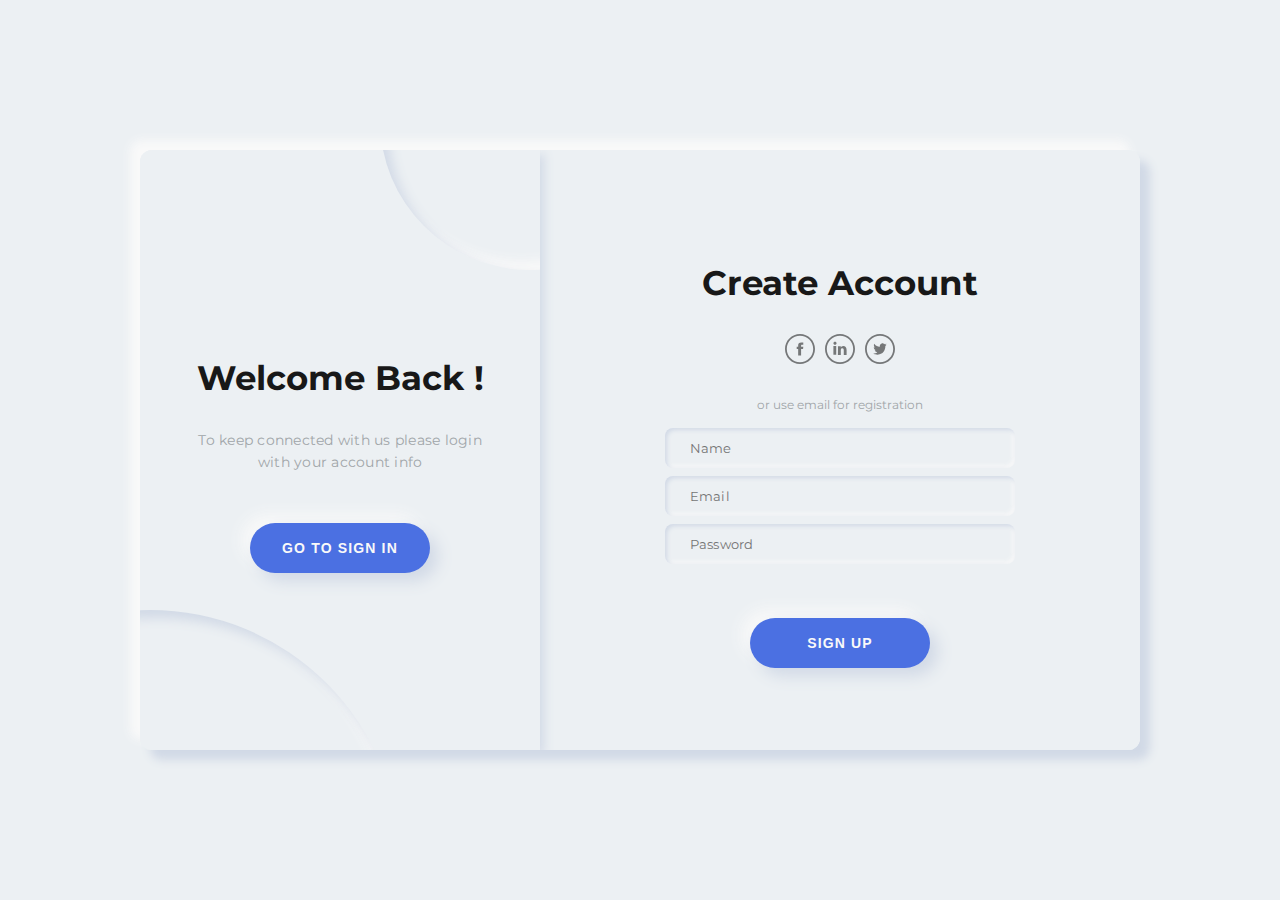
<file: index.html>
<!DOCTYPE html>
<html lang="en" >
<head>
  <meta charset="UTF-8">
  <title>Sign Up - Sign In</title>
  <link rel="stylesheet" href="login.css">
</head>
<body>
<!DOCTYPE html>
<html lang="en" dir="ltr">
  <head>          
    <meta name="viewport" content="width=device-width, user-scalable=no, initial-scale=1.0">
    <meta charset="utf-8">
    <link rel="stylesheet" type="text/css" href="login.css"><link href="https://fonts.googleapis.com/css2?family=Montserrat:wght@400;700;800&display=swap" rel="stylesheet">
  </head>
  <body>
    <div class="main">
      <div class="container a-container" id="a-container">
        <form class="form" id="a-form" method="post">
          <h2 class="form_title title">Create Account</h2>
          <div class="form__icons"><img class="form__icon" src="[data-uri]" alt=""><img class="form__icon" src="[data-uri]"><img class="form__icon" src="[data-uri]"></div><span class="form__span">or use email for registration</span>
          <input class="form__input" type="text" placeholder="Name" name ="username">
          <input class="form__input" type="text" placeholder="Email" name="email">
          <input class="form__input" type="password" placeholder="Password" name="password">
          <button class="form__button button switch-btn" type='submit' name ="signup">SIGN UP</button>
        </form>
      </div>
      <div class="container b-container" id="b-container">
        <form class="form" id="b-form" method="post">
          <h2 class="form_title title">Sign in to Website</h2>
          <div class="form__icons"><img class="form__icon" src="[data-uri]" alt=""><img class="form__icon" src="[data-uri]"><img class="form__icon" src="[data-uri]"></div><span class="form__span">or use your email account</span>
          <input class="form__input" type="text" placeholder="Email" name = "email">
          <input class="form__input" type="password" placeholder="Password" name = "password"><a class="form__link">Forgot your password?</a>
          <button class="form__button button switch-btn" name = "signin">SIGN IN</button>
        </form>
      </div>
      <div class="switch" id="switch-cnt">
        <div class="switch__circle"></div>
        <div class="switch__circle switch__circle--t"></div>
        <div class="switch__container" id="switch-c1">
          <h2 class="switch__title title">Welcome Back !</h2>
          <p class="switch__description description">To keep connected with us please login with your account info</p>
          <button class="switch__button button switch-btn">GO TO SIGN IN</button>
        </div>
        <div class="switch__container is-hidden" id="switch-c2">
          <h2 class="switch__title title">Hello Friend !</h2>
          <p class="switch__description description">Make an account and start your journey with us !</p>
          <button class="switch__button button switch-btn">GO TO SIGN UP</button>
        </div>
      </div>
    </div>
  </body>
</html>
  <script  src="login.js"></script>
</body>
</html>
</file>
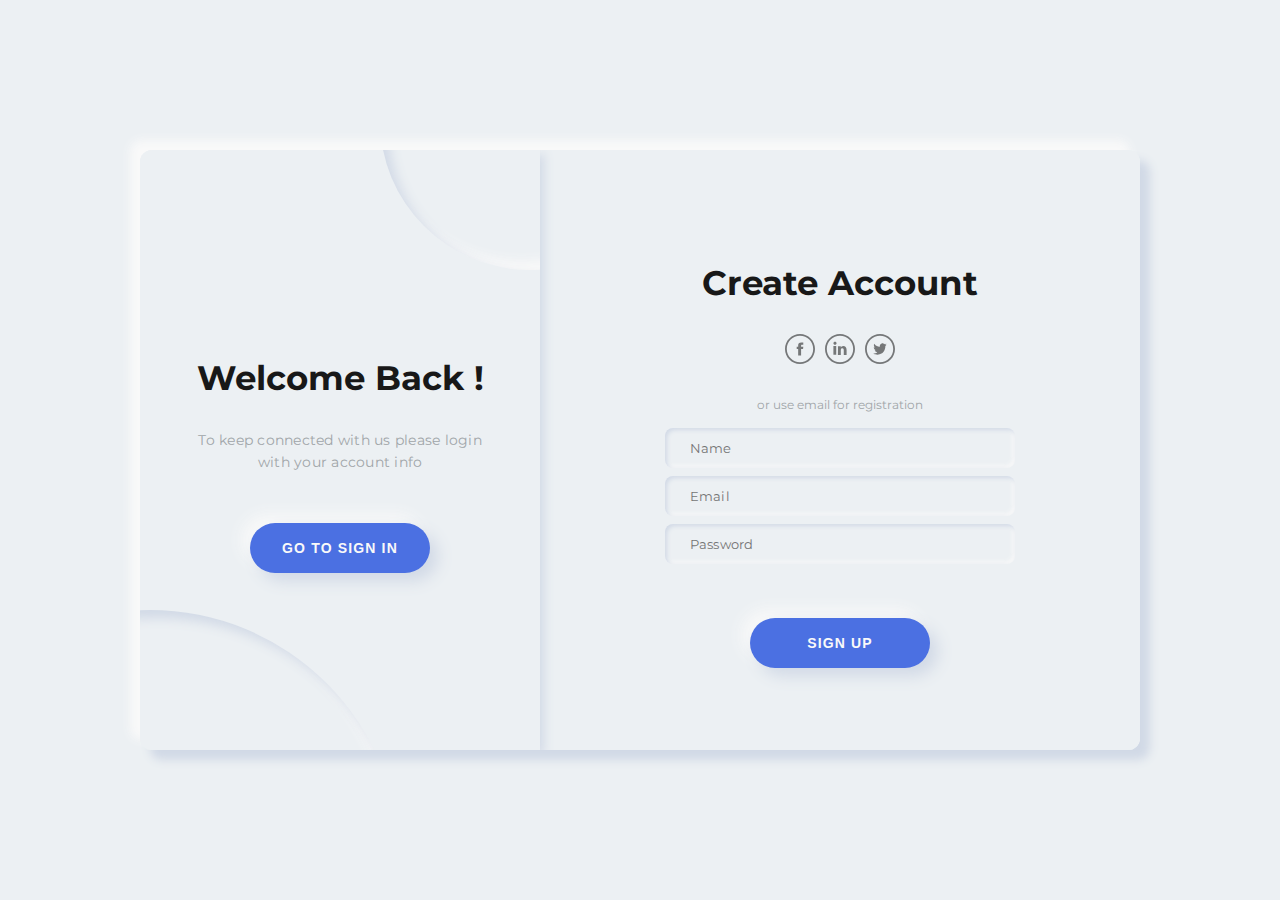
<file: login.html>
<!DOCTYPE html>
<html lang="en" >
<head>
  <meta charset="UTF-8">
  <title>Sign Up - Sign In</title>
  <link rel="stylesheet" href="login.css">
</head>
<body>
<!DOCTYPE html>
<html lang="en" dir="ltr">
  <head>          
    <meta name="viewport" content="width=device-width, user-scalable=no, initial-scale=1.0">
    <meta charset="utf-8">
    <link rel="stylesheet" type="text/css" href="login.css"><link href="https://fonts.googleapis.com/css2?family=Montserrat:wght@400;700;800&display=swap" rel="stylesheet">
  </head>
  <body>
    <div class="main">
      <div class="container a-container" id="a-container">
        <form class="form" id="a-form" method="post">
          <h2 class="form_title title">Create Account</h2>
          <div class="form__icons"><img class="form__icon" src="[data-uri]" alt=""><img class="form__icon" src="[data-uri]"><img class="form__icon" src="[data-uri]"></div><span class="form__span">or use email for registration</span>
          <input class="form__input" type="text" placeholder="Name" name ="username">
          <input class="form__input" type="text" placeholder="Email" name="email">
          <input class="form__input" type="password" placeholder="Password" name="password">
          <button class="form__button button switch-btn" type='submit' name ="signup">SIGN UP</button>
        </form>
      </div>
      <div class="container b-container" id="b-container">
        <form class="form" id="b-form" method="post">
          <h2 class="form_title title">Sign in to Website</h2>
          <div class="form__icons"><img class="form__icon" src="[data-uri]" alt=""><img class="form__icon" src="[data-uri]"><img class="form__icon" src="[data-uri]"></div><span class="form__span">or use your email account</span>
          <input class="form__input" type="text" placeholder="Email" name = "email">
          <input class="form__input" type="password" placeholder="Password" name = "password"><a class="form__link">Forgot your password?</a>
          <button class="form__button button switch-btn" name = "signin">SIGN IN</button>
        </form>
      </div>
      <div class="switch" id="switch-cnt">
        <div class="switch__circle"></div>
        <div class="switch__circle switch__circle--t"></div>
        <div class="switch__container" id="switch-c1">
          <h2 class="switch__title title">Welcome Back !</h2>
          <p class="switch__description description">To keep connected with us please login with your account info</p>
          <button class="switch__button button switch-btn">GO TO SIGN IN</button>
        </div>
        <div class="switch__container is-hidden" id="switch-c2">
          <h2 class="switch__title title">Hello Friend !</h2>
          <p class="switch__description description">Make an account and start your journey with us !</p>
          <button class="switch__button button switch-btn">GO TO SIGN UP</button>
        </div>
      </div>
    </div>
  </body>
</html>
  <script  src="login.js"></script>
</body>
</html>
</file>
<file: login.css>
*, *::after, *::before {
    margin: 0;
    padding: 0;
    box-sizing: border-box;
    user-select: none;
  }
  
  body {
    width: 100%;
    height: 100vh;
    display: flex;
    justify-content: center;
    align-items: center;
    font-family: "Montserrat", sans-serif;
    font-size: 12px;
    background-color: #ecf0f3;
    color: #a0a5a8;
  }
  
  .main {
    position: relative;
    width: 1000px;
    min-width: 1000px;
    min-height: 600px;
    height: 600px;
    padding: 25px;
    background-color: #ecf0f3;
    box-shadow: 10px 10px 10px #d1d9e6, -10px -10px 10px #f9f9f9;
    border-radius: 12px;
    overflow: hidden;
  }
  @media (max-width: 1200px) {
    .main {
      transform: scale(0.7);
    }
  }
  @media (max-width: 1000px) {
    .main {
      transform: scale(0.6);
    }
  }
  @media (max-width: 800px) {
    .main {
      transform: scale(0.5);
    }
  }
  @media (max-width: 600px) {
    .main {
      transform: scale(0.4);
    }
  }
  
  .container {
    display: flex;
    justify-content: center;
    align-items: center;
    position: absolute;
    top: 0;
    width: 600px;
    height: 100%;
    padding: 25px;
    background-color: #ecf0f3;
    transition: 1.25s;
  }
  
  .form {
    display: flex;
    justify-content: center;
    align-items: center;
    flex-direction: column;
    width: 100%;
    height: 100%;
  }
  .form__icon {
    object-fit: contain;
    width: 30px;
    margin: 0 5px;
    opacity: 0.5;
    transition: 0.15s;
  }
  .form__icon:hover {
    opacity: 1;
    transition: 0.15s;
    cursor: pointer;
  }
  .form__input {
    width: 350px;
    height: 40px;
    margin: 4px 0;
    padding-left: 25px;
    font-size: 13px;
    letter-spacing: 0.15px;
    border: none;
    outline: none;
    font-family: "Montserrat", sans-serif;
    background-color: #ecf0f3;
    transition: 0.25s ease;
    border-radius: 8px;
    box-shadow: inset 2px 2px 4px #d1d9e6, inset -2px -2px 4px #f9f9f9;
  }
  .form__input:focus {
    box-shadow: inset 4px 4px 4px #d1d9e6, inset -4px -4px 4px #f9f9f9;
  }
  .form__span {
    margin-top: 30px;
    margin-bottom: 12px;
  }
  .form__link {
    color: #181818;
    font-size: 15px;
    margin-top: 25px;
    border-bottom: 1px solid #a0a5a8;
    line-height: 2;
  }
  
  .title {
    font-size: 34px;
    font-weight: 700;
    line-height: 3;
    color: #181818;
  }
  
  .description {
    font-size: 14px;
    letter-spacing: 0.25px;
    text-align: center;
    line-height: 1.6;
  }
  
  .button {
    width: 180px;
    height: 50px;
    border-radius: 25px;
    margin-top: 50px;
    font-weight: 700;
    font-size: 14px;
    letter-spacing: 1.15px;
    background-color: #4B70E2;
    color: #f9f9f9;
    box-shadow: 8px 8px 16px #d1d9e6, -8px -8px 16px #f9f9f9;
    border: none;
    outline: none;
  }
  
  /**/
  .a-container {
    z-index: 100;
    left: calc(100% - 600px );
  }
  
  .b-container {
    left: calc(100% - 600px );
    z-index: 0;
  }
  
  .switch {
    display: flex;
    justify-content: center;
    align-items: center;
    position: absolute;
    top: 0;
    left: 0;
    height: 100%;
    width: 400px;
    padding: 50px;
    z-index: 200;
    transition: 1.25s;
    background-color: #ecf0f3;
    overflow: hidden;
    box-shadow: 4px 4px 10px #d1d9e6, -4px -4px 10px #f9f9f9;
  }
  .switch__circle {
    position: absolute;
    width: 500px;
    height: 500px;
    border-radius: 50%;
    background-color: #ecf0f3;
    box-shadow: inset 8px 8px 12px #d1d9e6, inset -8px -8px 12px #f9f9f9;
    bottom: -60%;
    left: -60%;
    transition: 1.25s;
  }
  .switch__circle--t {
    top: -30%;
    left: 60%;
    width: 300px;
    height: 300px;
  }
  .switch__container {
    display: flex;
    justify-content: center;
    align-items: center;
    flex-direction: column;
    position: absolute;
    width: 400px;
    padding: 50px 55px;
    transition: 1.25s;
  }
  .switch__button {
    cursor: pointer;
  }
  .switch__button:hover {
    box-shadow: 6px 6px 10px #d1d9e6, -6px -6px 10px #f9f9f9;
    transform: scale(0.985);
    transition: 0.25s;
  }
  .switch__button:active, .switch__button:focus {
    box-shadow: 2px 2px 6px #d1d9e6, -2px -2px 6px #f9f9f9;
    transform: scale(0.97);
    transition: 0.25s;
  }
  
  .is-txr {
    left: calc(100% - 400px );
    transition: 1.25s;
    transform-origin: left;
  }
  
  .is-txl {
    left: 0;
    transition: 1.25s;
    transform-origin: right;
  }
  
  .is-z200 {
    z-index: 200;
    transition: 1.25s;
  }
  
  .is-hidden {
    visibility: hidden;
    opacity: 0;
    position: absolute;
    transition: 1.25s;
  }
  
  .is-gx {
    animation: is-gx 1.25s;
  }
  
  @keyframes is-gx {
    0%, 10%, 100% {
      width: 400px;
    }
    30%, 50% {
      width: 500px;
    }
  }
</file>
